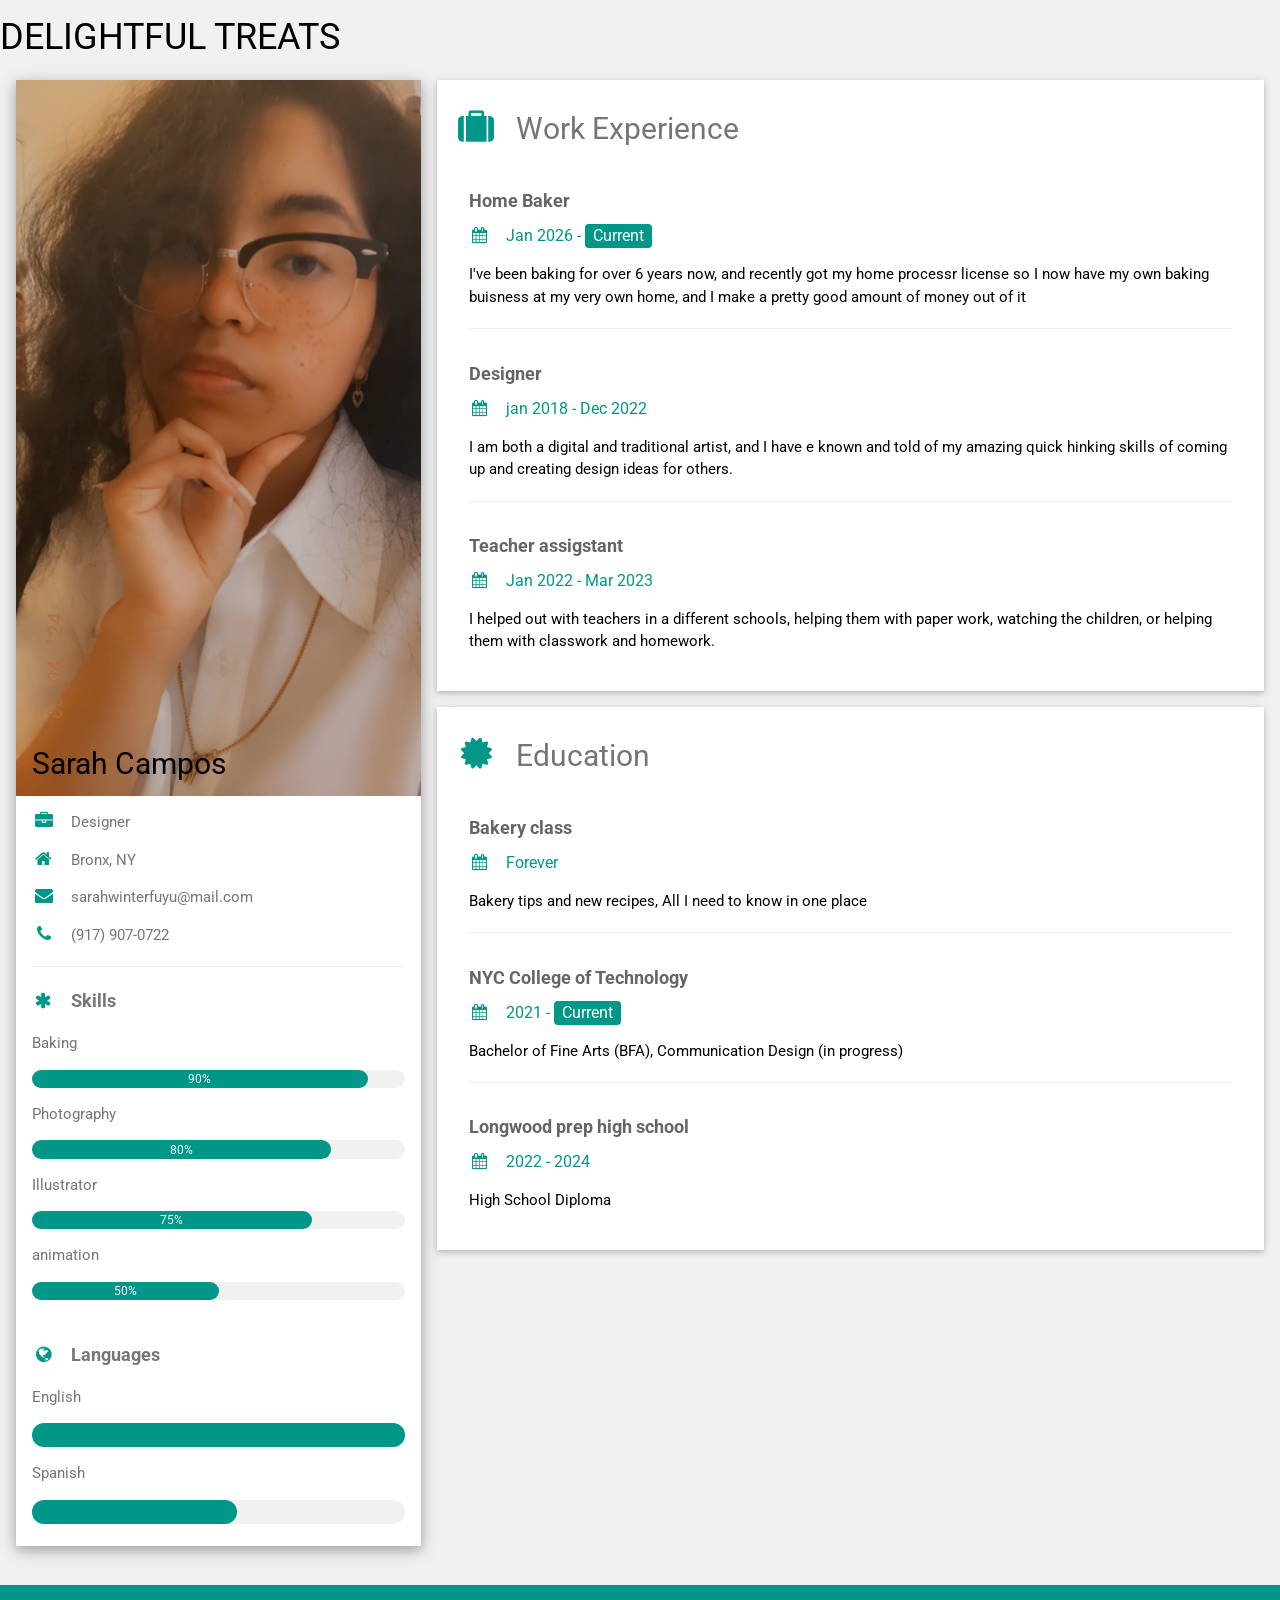
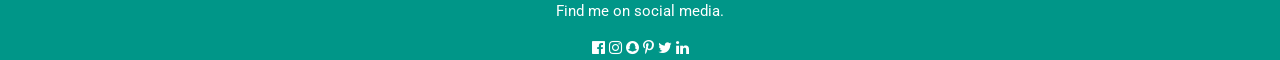
<file: contact.html>
<!DOCTYPE html>

<!-- THIS RESUME TEMPLATE USES W3.CSS. IT HAS A SIDEBAR ON THE LEFT. 
    IT ALSO USES FONT AWESOME ICONS.
    I MODIFIED A TEMPLATE FROM CODEPEN TO CUSTOMIZE THIS TEMPLATE FOR OUR CLASS. 
    I'VE ALSO ADDED SOME HELPFUL INSTRUCTIONS FOR YOU.
    READ EACH OF THE COMMENTS IN THE CODE FOR INSTRUCTIONS!
Source: https://codepen.io/nathan-sr/pen/WNgPLvr -->
<html lang="en">
    <head>
        <!-- Remember to replace this title with the name of your website! -->
        <title>Sarah Campos RESUME</title>

        <!-- Keep this stuff. It makes the site responsive and makes w3.css work. -->
        <meta charset="UTF-8">
        <meta name="viewport" content="width=device-width, initial-scale=1">
        <link rel="stylesheet" href="https://www.w3schools.com/w3css/4/w3.css">
       
        <!-- Keep this too. This template uses Font Awesome icons, and this makes them work.  -->
        <link rel="stylesheet" href="https://cdnjs.cloudflare.com/ajax/libs/font-awesome/4.7.0/css/font-awesome.min.css">

        <!-- The example uses the Roboto google font. If you are using a different font, swap out this link
        for the link to your fonts. -->
        <link rel='stylesheet' href='https://fonts.googleapis.com/css?family=Roboto'>
        
        
       
    


        <!-- YOU CAN DELETE THIS EMBEDDED CSS. USE YOUR OWN CSS FILE 
        WITH YOUR OWN FONT.  -->
       <style>  
        html,body,h1,h2,h3,h4,h5,h6 {font-family: "Roboto", sans-serif}
        </style>  <!-- DELETE ME!-->

    </head>


    <body class="w3-light-grey">

 <header>
            <h1>DELIGHTFUL TREATS</h1> 
           
        </header>

        <!-- Page Container -->
        <div class="w3-content w3-margin-top" style="max-width:1400px;">

        <!-- The Grid -->
            <div class="w3-row-padding">
            
                <!-- Left Column -->
                <div class="w3-third">
                
                    <div class="w3-white w3-text-grey w3-card-4">
                        <div class="w3-display-container">
                            <img src= "assets/IMG_4302.jpeg" style="width:100%" alt="Avatar">
                            <div class="w3-display-bottomleft w3-container w3-text-black">
                                <h2>Sarah Campos</h2>
                            </div>
                        </div>
                        <div class="w3-container">

                            <!--HOW TO USE FONT AWESOME ICONS
                                This template uses these font awesome icons. to use a font awesome icon, 
                                1. go to this site and find an icon you like: https://fontawesome.com/icons 
                                2. Grab the name of the icon. Let's say you choose "cube." Then, go down to one of the places below that has 
                                classes of "fa" and "fa-[something]." You are going to replace the word "something" with "cube."
                                3. That's it! the line of code should read something like: 
                                <p><i class="fa fa-cube fa-fw w3-margin-right w3-large w3-text-teal"></i>Designer</p>
                            -->

                            <p><i class="fa fa-briefcase fa-fw w3-margin-right w3-large w3-text-teal"></i>Designer</p>
                            <p><i class="fa fa-home fa-fw w3-margin-right w3-large w3-text-teal"></i>Bronx, NY</p>
                            <p><i class="fa fa-envelope fa-fw w3-margin-right w3-large w3-text-teal"></i>sarahwinterfuyu@mail.com</p>
                            <p><i class="fa fa-phone fa-fw w3-margin-right w3-large w3-text-teal"></i>(917) 907-0722</p>
                            <hr>

                            <p class="w3-large"><b><i class="fa fa-asterisk fa-fw w3-margin-right w3-text-teal"></i>Skills</b></p>
                            <p>Baking</p>
                            <div class="w3-light-grey w3-round-xlarge w3-small">
                                <div class="w3-container w3-center w3-round-xlarge w3-teal" style="width:90%">90%</div>
                            </div>
                            <p>Photography</p>
                            <div class="w3-light-grey w3-round-xlarge w3-small">
                                <div class="w3-container w3-center w3-round-xlarge w3-teal" style="width:80%">
                                    <div class="w3-center w3-text-white">80%</div>
                                </div>
                            </div>
                            <p>Illustrator</p>
                            <div class="w3-light-grey w3-round-xlarge w3-small">
                                <div class="w3-container w3-center w3-round-xlarge w3-teal" style="width:75%">75%</div>
                            </div>
                            <p>animation</p>
                            <div class="w3-light-grey w3-round-xlarge w3-small">
                                <div class="w3-container w3-center w3-round-xlarge w3-teal" style="width:50%">50%</div>
                            </div>
                            <br>

                            <p class="w3-large w3-text-theme"><b><i class="fa fa-globe fa-fw w3-margin-right w3-text-teal"></i>Languages</b></p>
                            <p>English</p>
                            <div class="w3-light-grey w3-round-xlarge">
                                <div class="w3-round-xlarge w3-teal" style="height:24px;width:100%"></div>
                            </div>
                            <p>Spanish</p>
                            <div class="w3-light-grey w3-round-xlarge">
                                <div class="w3-round-xlarge w3-teal" style="height:24px;width:55%"></div>
                        
                            </div>
                            <br>
                        </div>
                    </div>
                    <br>

                <!-- End Left Column -->
                </div>

                <!-- Right Column -->
                <div class="w3-twothird">
                
                <div class="w3-container w3-card w3-white w3-margin-bottom">
                    <h2 class="w3-text-grey w3-padding-16"><i class="fa fa-suitcase fa-fw w3-margin-right w3-xxlarge w3-text-teal"></i>Work Experience</h2>
                    <div class="w3-container">
                    <h5 class="w3-opacity"><b>Home Baker </b></h5>
                    <h6 class="w3-text-teal"><i class="fa fa-calendar fa-fw w3-margin-right"></i>Jan 2026 - <span class="w3-tag w3-teal w3-round">Current</span></h6>
                    <p>I've been baking for over 6 years now, and recently got my home processr license so I now have my own baking buisness at my very own home, and I make a pretty good amount of money out of it</p>
                    <hr>
                    </div>
                    <div class="w3-container">
                    <h5 class="w3-opacity"><b>Designer </b></h5>
                    <h6 class="w3-text-teal"><i class="fa fa-calendar fa-fw w3-margin-right"></i>jan 2018 - Dec 2022</h6>
                    <p>I am both a digital and traditional artist, and I have e known and told of my amazing quick hinking skills of coming up and creating design ideas for others.</p>
                    <hr>
                    </div>
                    <div class="w3-container">
                    <h5 class="w3-opacity"><b>Teacher assigstant</b></h5>
                    <h6 class="w3-text-teal"><i class="fa fa-calendar fa-fw w3-margin-right"></i>Jan 2022 - Mar 2023</h6>
                    <p>I helped out with teachers in a different schools, helping them with paper work, watching the children, or helping them with classwork and homework. </p><br>
                    </div>
                </div>

                <div class="w3-container w3-card w3-white">
                    <h2 class="w3-text-grey w3-padding-16"><i class="fa fa-certificate fa-fw w3-margin-right w3-xxlarge w3-text-teal"></i>Education</h2>
                    <div class="w3-container">
                    <h5 class="w3-opacity"><b>Bakery class</b></h5>
                    <h6 class="w3-text-teal"><i class="fa fa-calendar fa-fw w3-margin-right"></i>Forever</h6>
                    <p>Bakery tips and new recipes, All I need to know in one place</p>
                    <hr>
                    </div>
                    <div class="w3-container">
                    <h5 class="w3-opacity"><b>NYC College of Technology</b></h5>
                    <h6 class="w3-text-teal"><i class="fa fa-calendar fa-fw w3-margin-right"></i>2021 - <span class="w3-tag w3-teal w3-round">Current</span></h6>
                    <p>Bachelor of Fine Arts (BFA), Communication Design (in progress)</p>
                    <hr>
                    </div>
                    <div class="w3-container">
                    <h5 class="w3-opacity"><b>Longwood prep high school</b></h5>
                    <h6 class="w3-text-teal"><i class="fa fa-calendar fa-fw w3-margin-right"></i>2022 - 2024</h6>
                    <p>High School Diploma</p><br>
                    </div>
                </div>

                <!-- End Right Column -->
                </div>
                
            <!-- End Grid -->
            </div>
        
        <!-- End Page Container -->
        </div>

        <footer class="w3-container w3-teal w3-center w3-margin-top">
            <p>Find me on social media.</p>
            <i class="fa fa-facebook-official w3-hover-opacity"></i>
            <i class="fa fa-instagram w3-hover-opacity"></i>
            <i class="fa fa-snapchat w3-hover-opacity"></i>
            <i class="fa fa-pinterest-p w3-hover-opacity"></i>
            <i class="fa fa-twitter w3-hover-opacity"></i>
            <i class="fa fa-linkedin w3-hover-opacity"></i>
        </footer>

    </body>

</html>
</file>
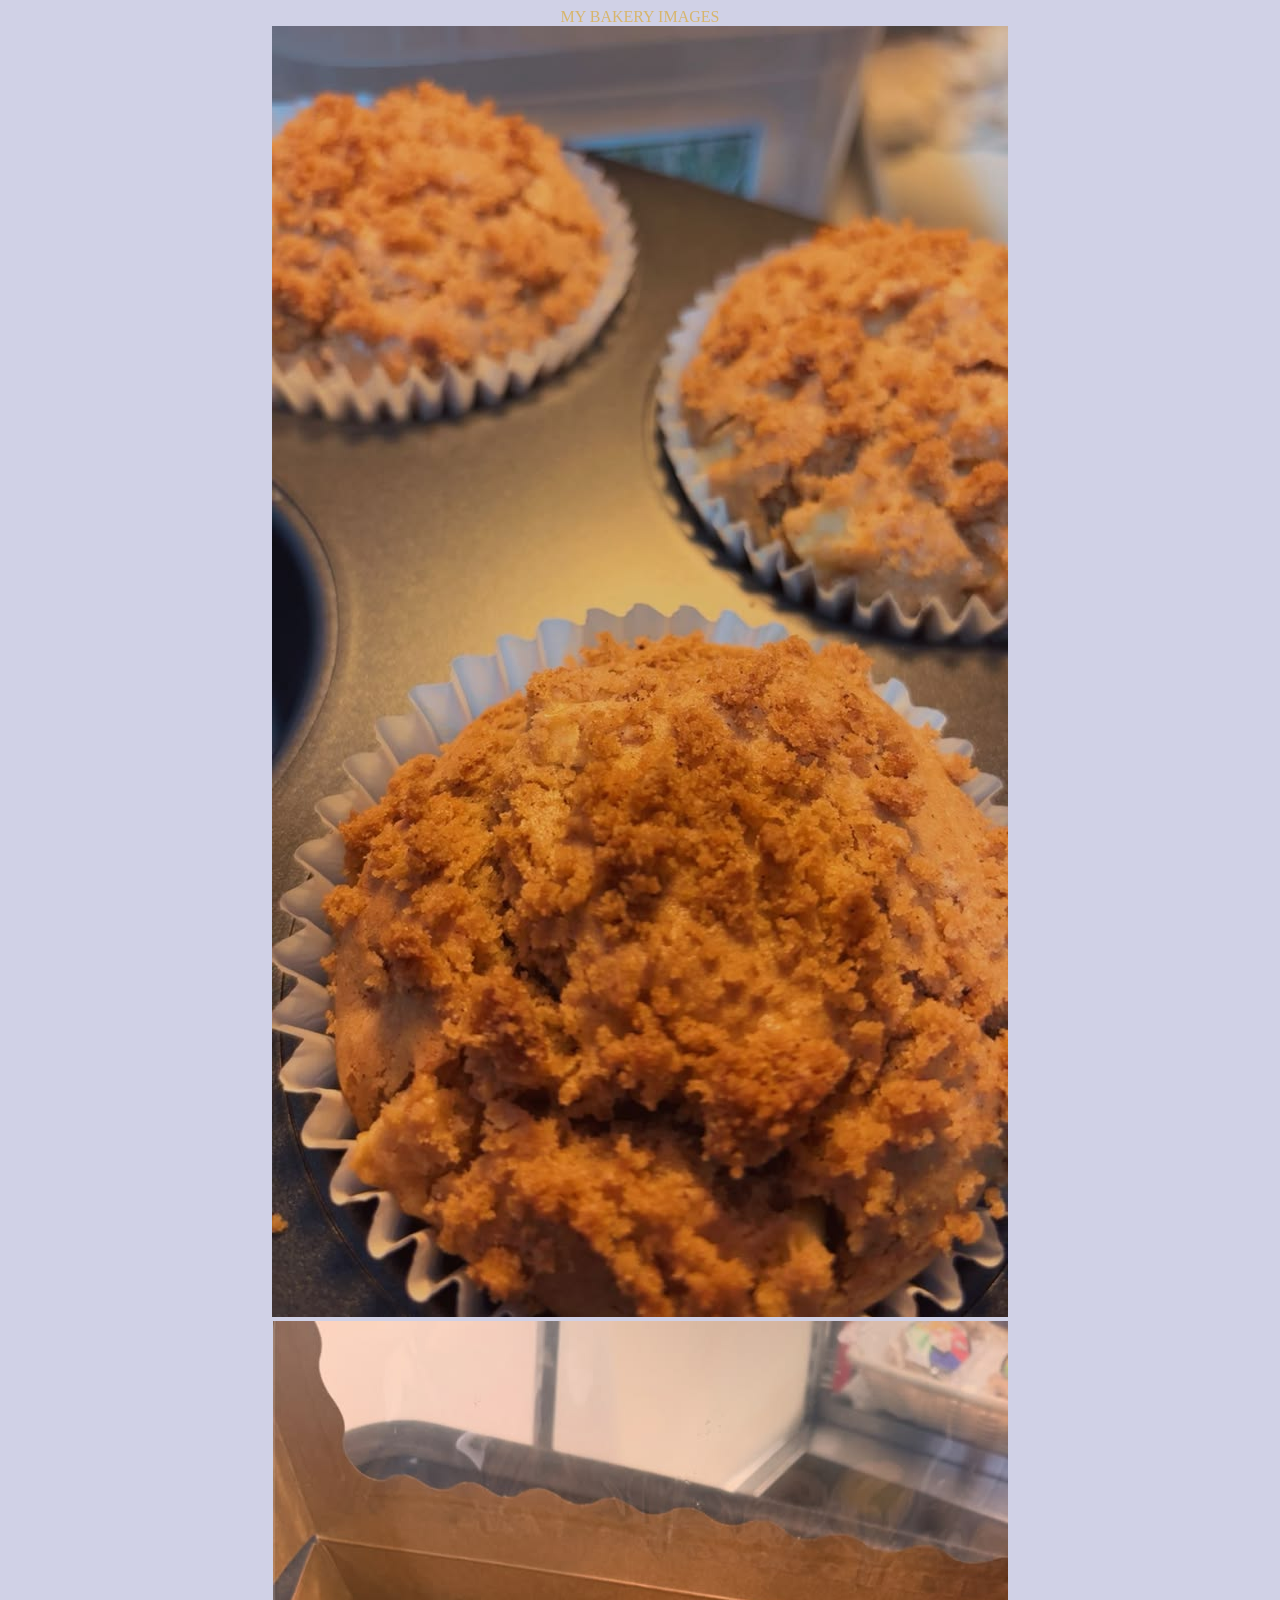
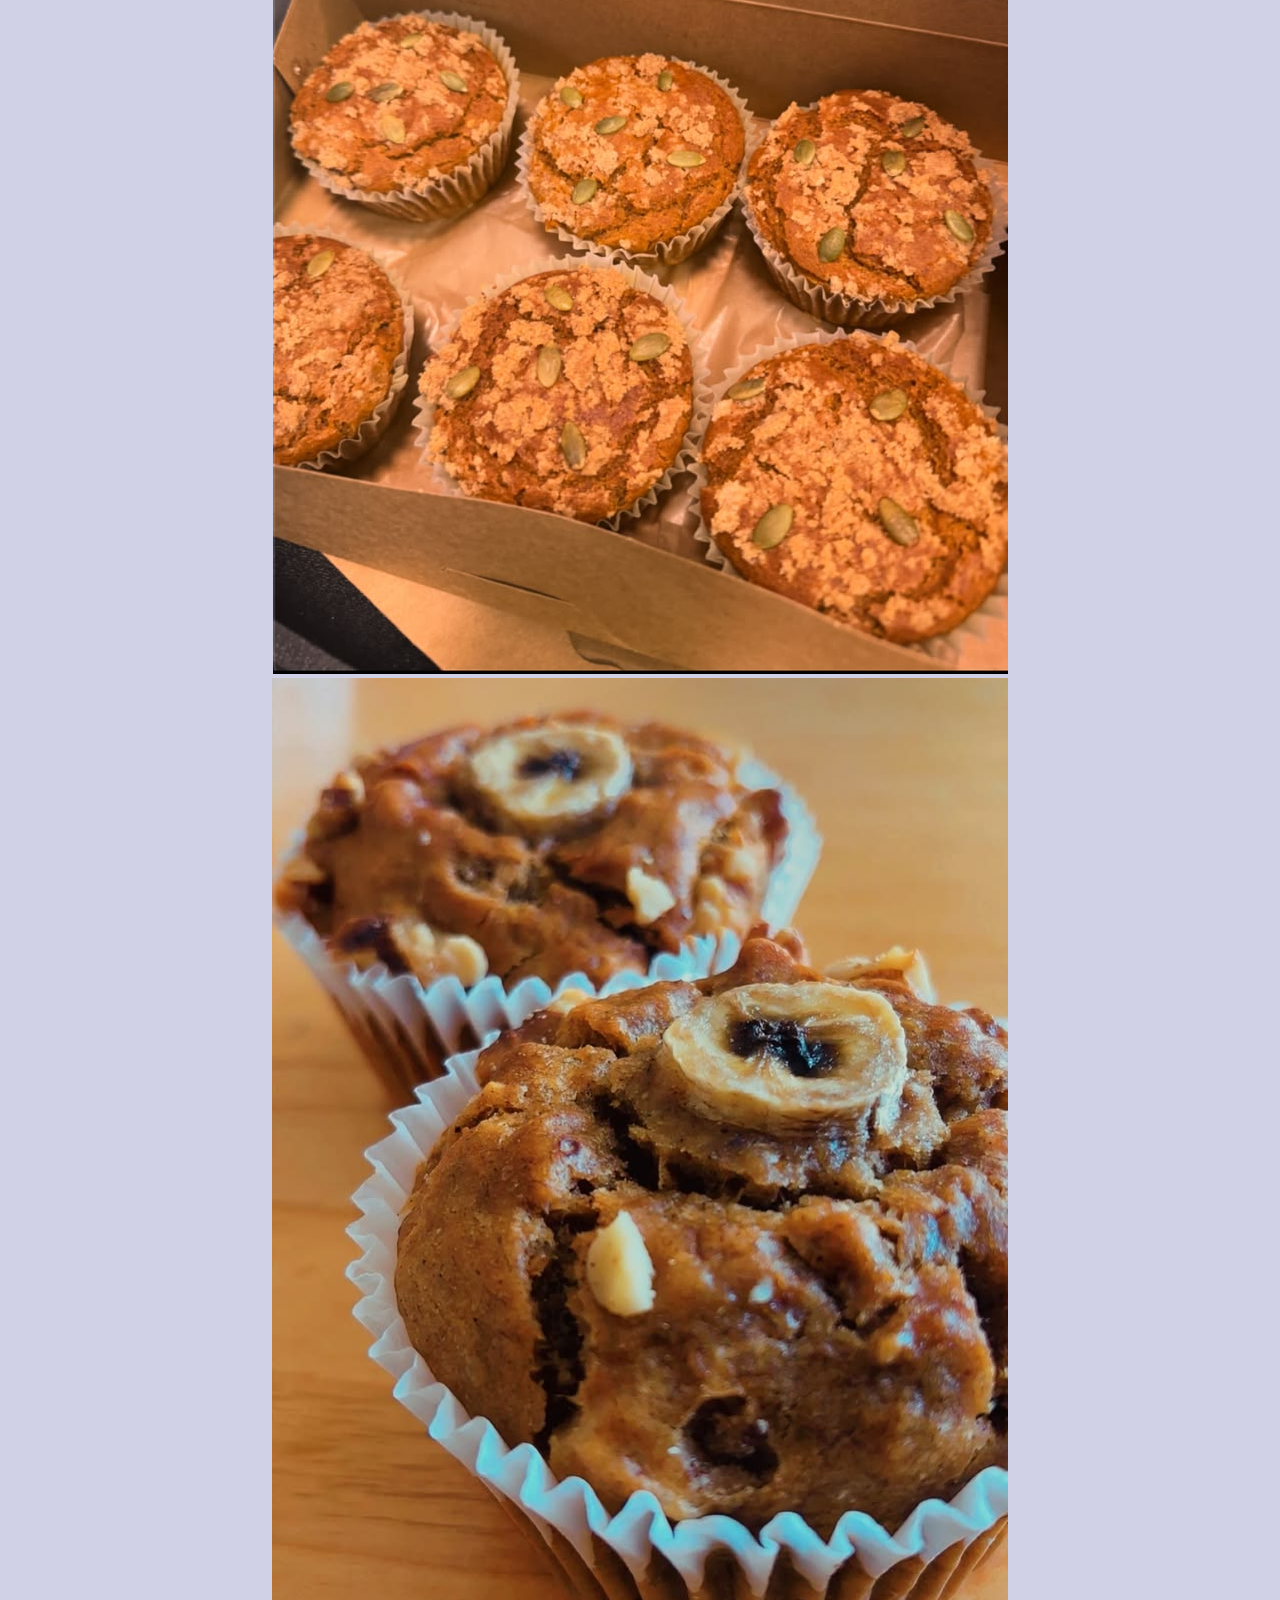
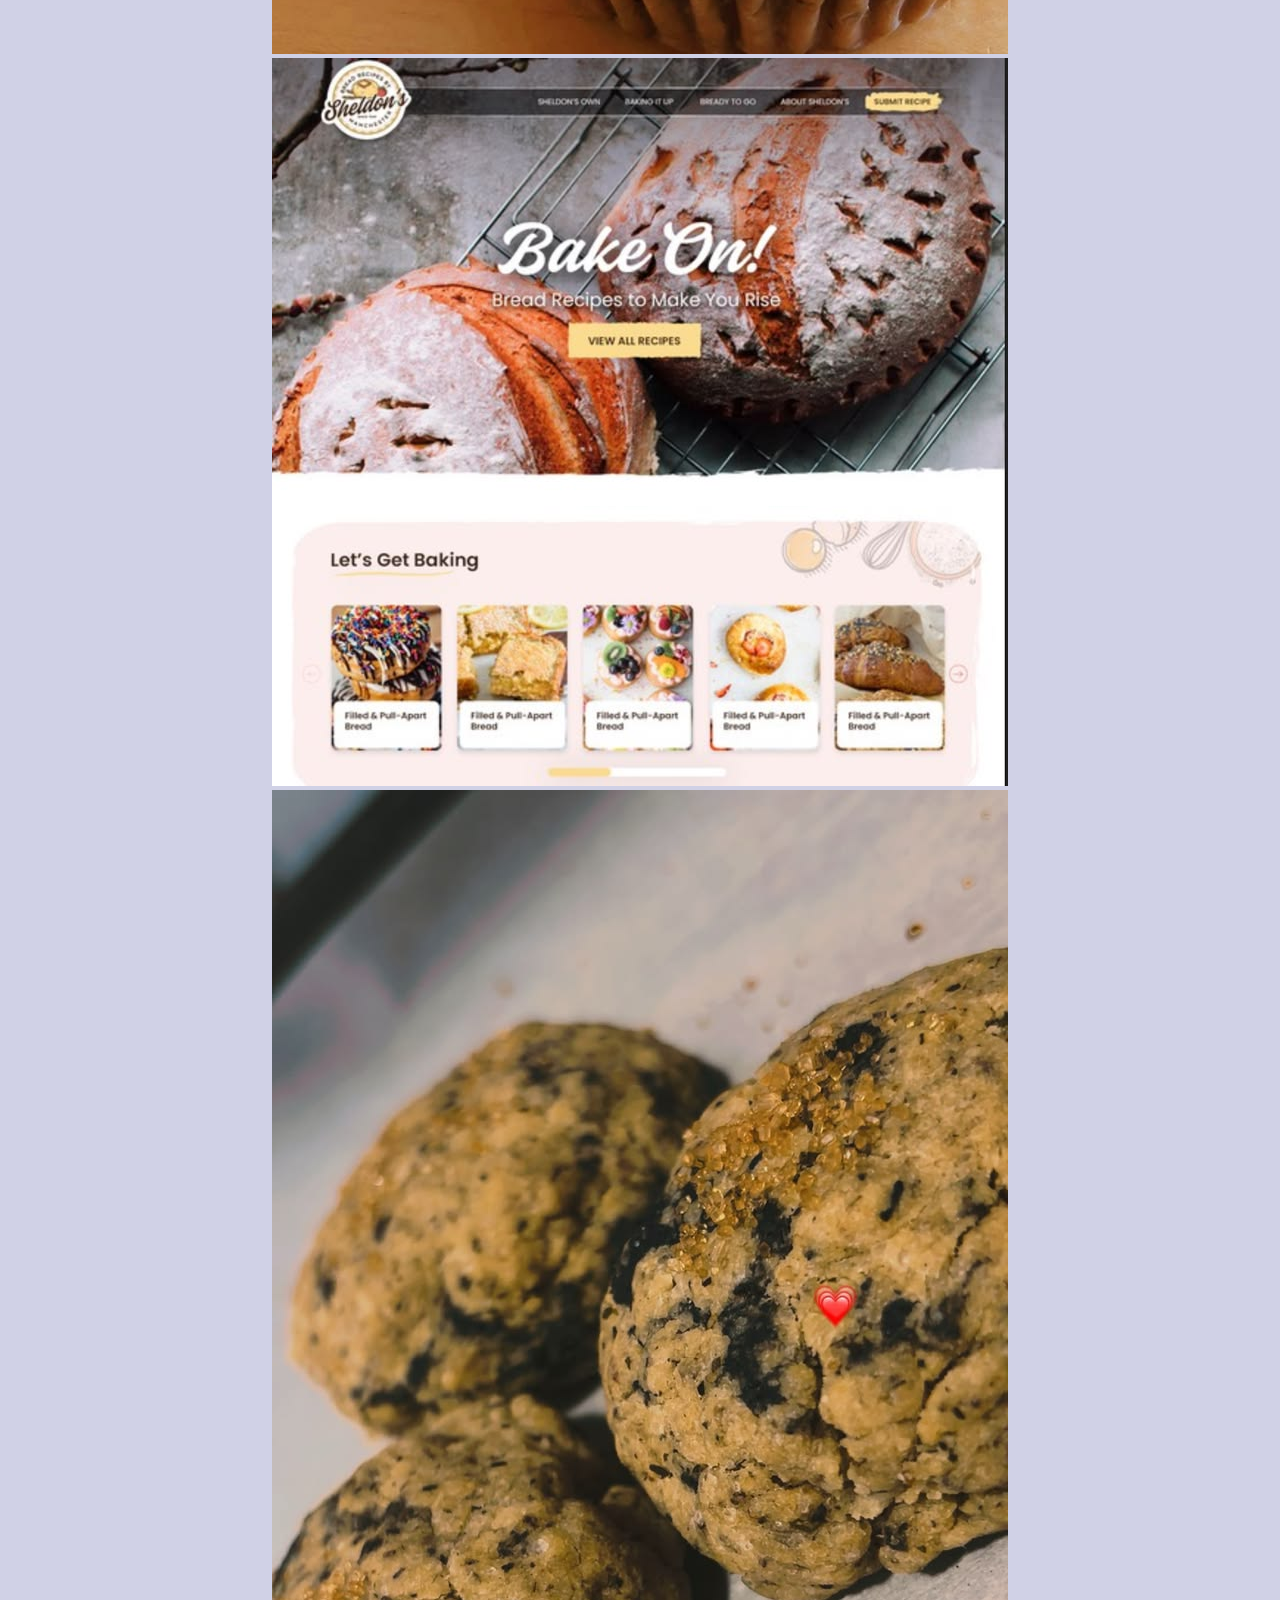
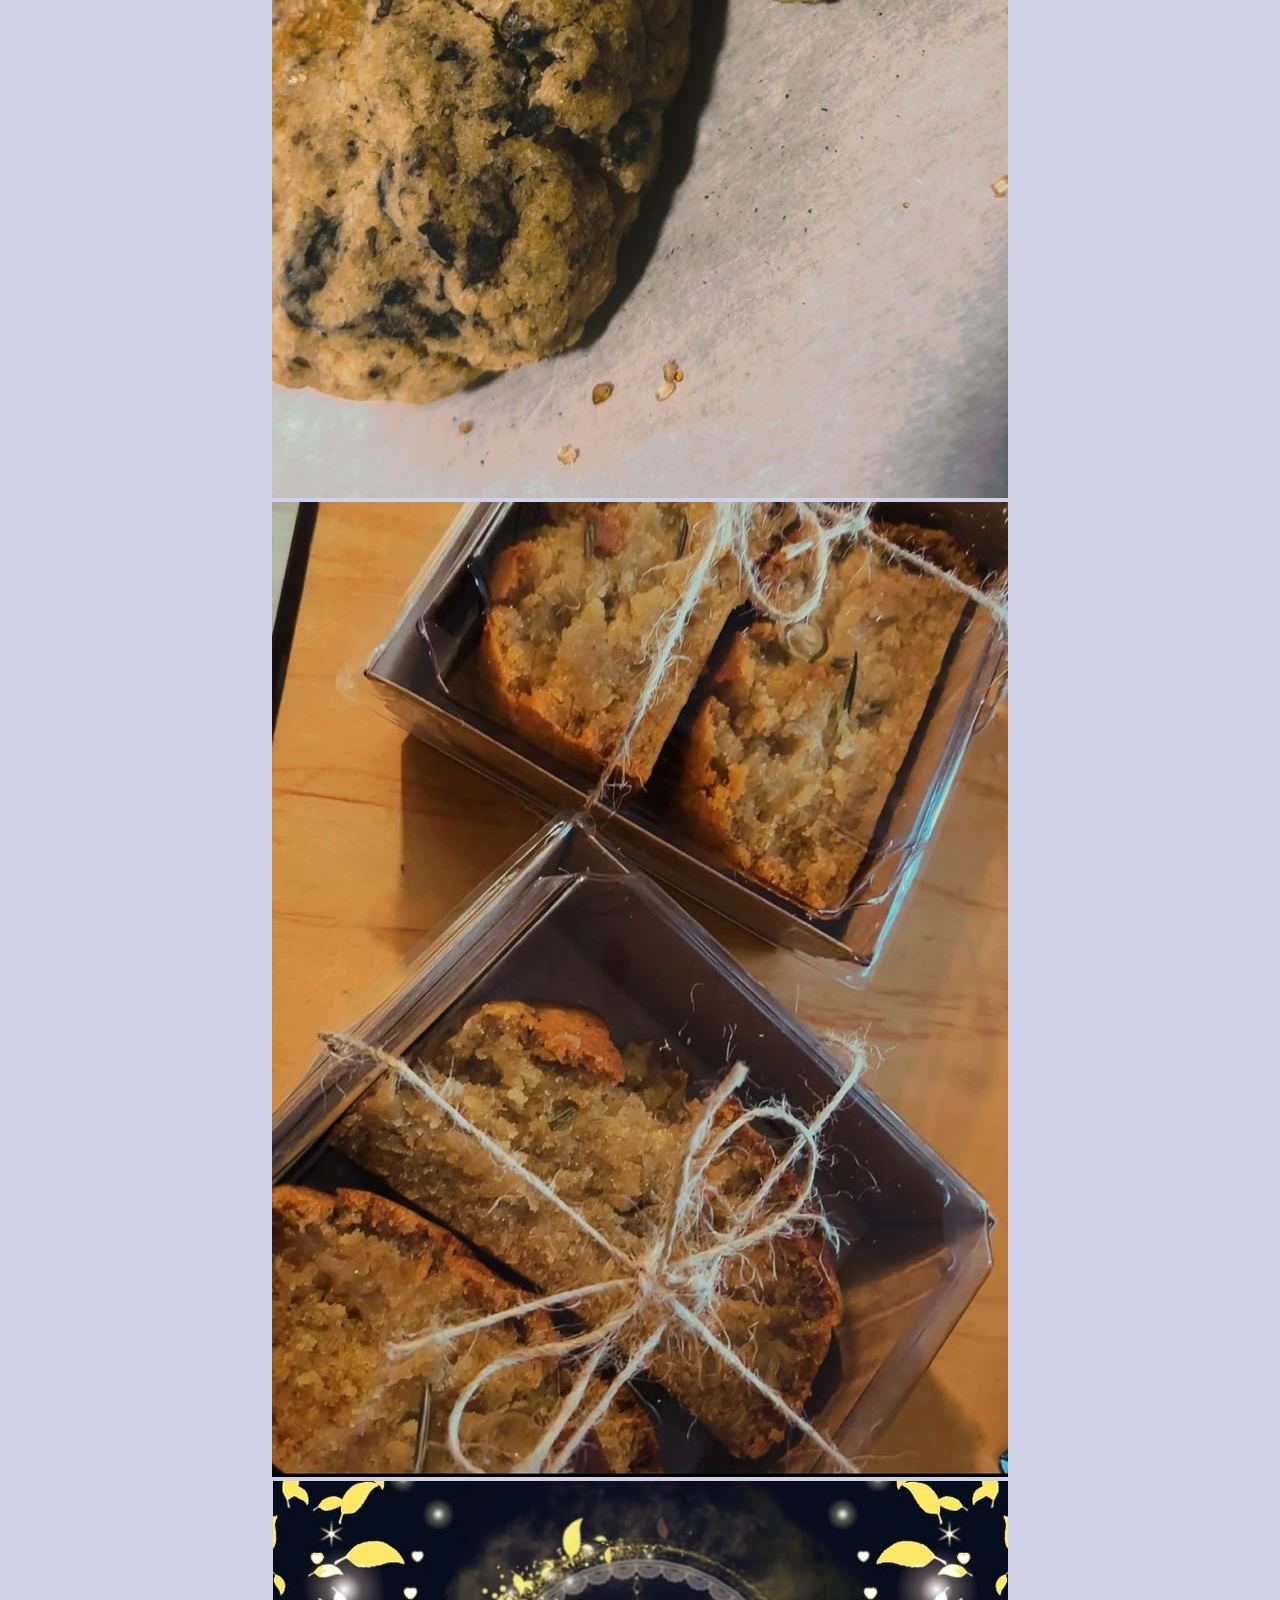
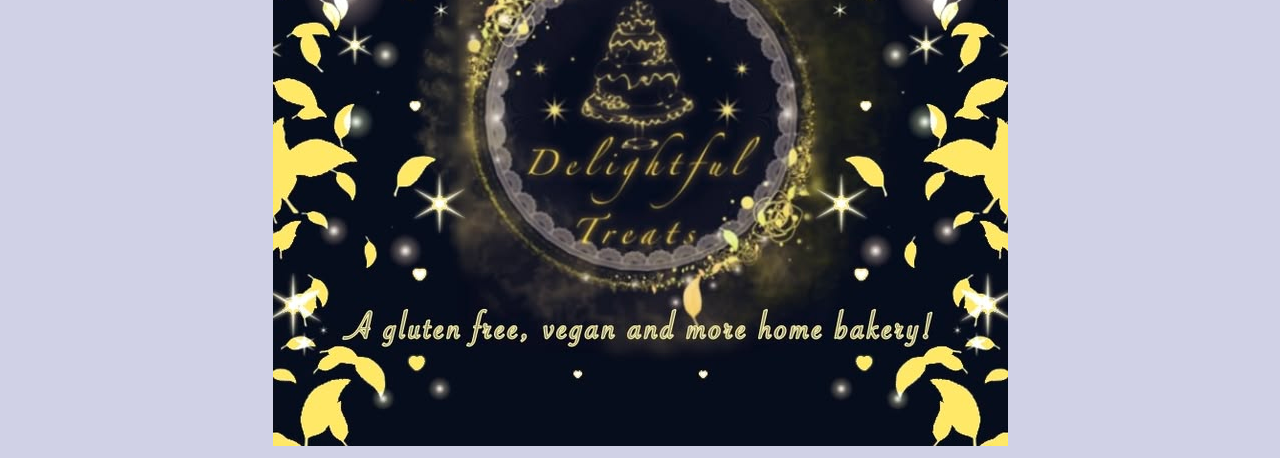
<file: images.html>
<!DOCTYPE html>
<html land="en"></html>
<head>
    <meta charset="UTF-8" />
    <meta name="viewport"
    content="width=device-width,initial-scale=1.0" />
</head style="font-family:courier;" >
<style>
body {
    background-color: #D0D1E6;
    font-family: cursive;
    color: #D7B56B;
    text-align: center;
}

h2 {
    font-size: 32px;
    font-style: italic;
}

p {
    font-style: italic;
    font-size: 20px;
}
</style>
    <title>Document</title>MY BAKERY IMAGES<title></title><head><body>
        <br>
        <img src="assets/apples.jpeg">
        <img src="assets/muffins.jpeg">
        <img src="assets/banana.jpeg">
        <img src="assets/bread.jpeg">
        <img src="assets/cookies.jpeg">
        <img src="assets/cornbread.jpeg">
        <img src="assets/gfvg.jpeg">
        

    </body></head></title></title>
</head>
</file>
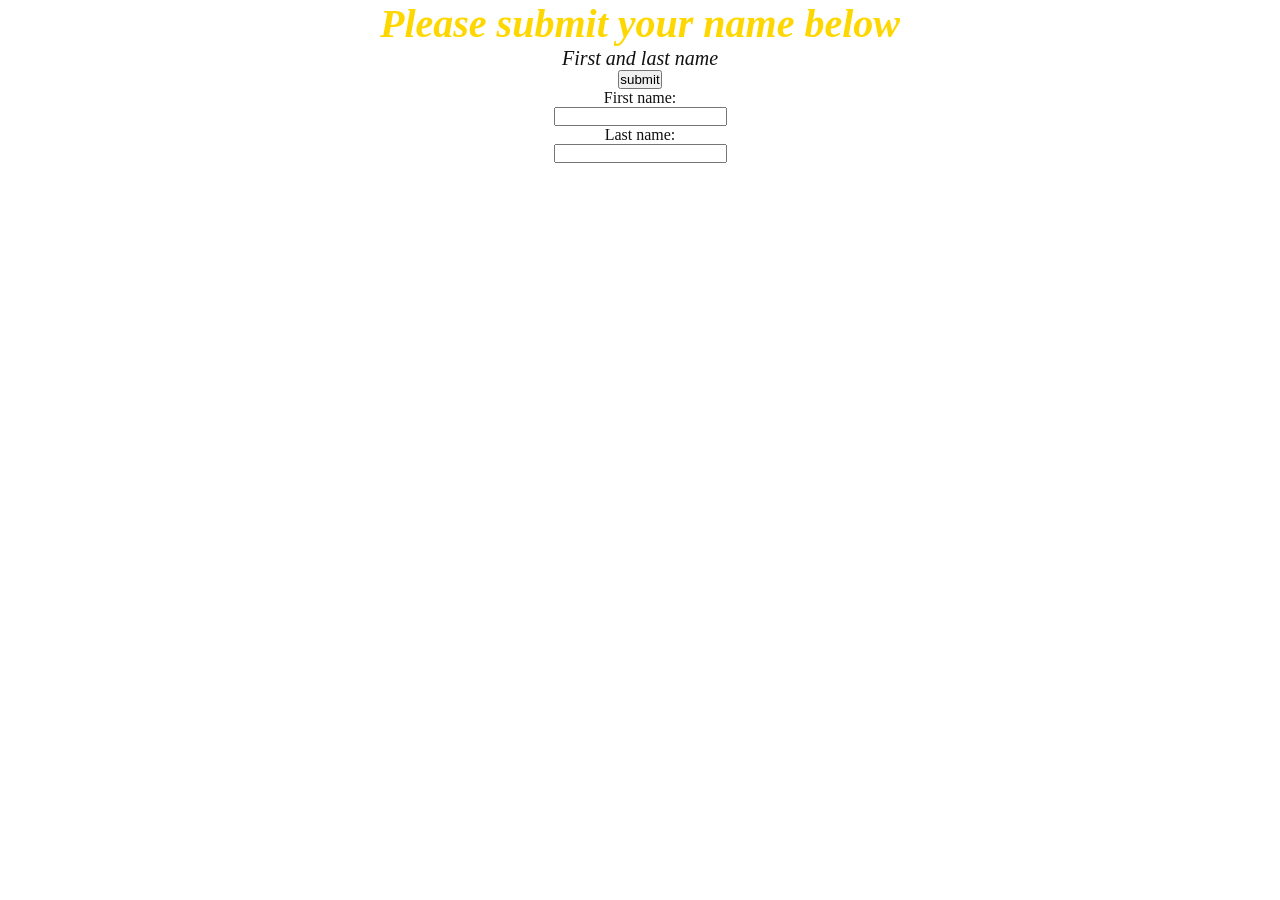
<file: index_form_javascript.html>
<!DOCTYPE html>
<html>
<body>

<h2>Please submit your name below</h2>

<p id="demo">First and last name</p>

<button type="button" onclick="document.getElementById('demo').innerHTML = 'THANK YOU!';">
  submit
</button>

<form action="/action_page.php">
  <label for="fname">First name:</label><br>
  <input type="text" id="fname" name="fname"><br>

  <label for="lname">Last name:</label><br>
  <input type="text" id="lname" name="lname"><br><br>

  
</form>

<style>
body {
    background-color: #D0D1E6;
    font-family: cursive;
    color: #D7B56B;
    text-align: center;
}

h2 {
    font-size: 32px;
    font-style: italic;
}

p {
    font-style: italic;
    font-size: 20px;
}
</style>
    <link rel="stylesheet" href="css/style.css">
  
</body>
</html>
</file>
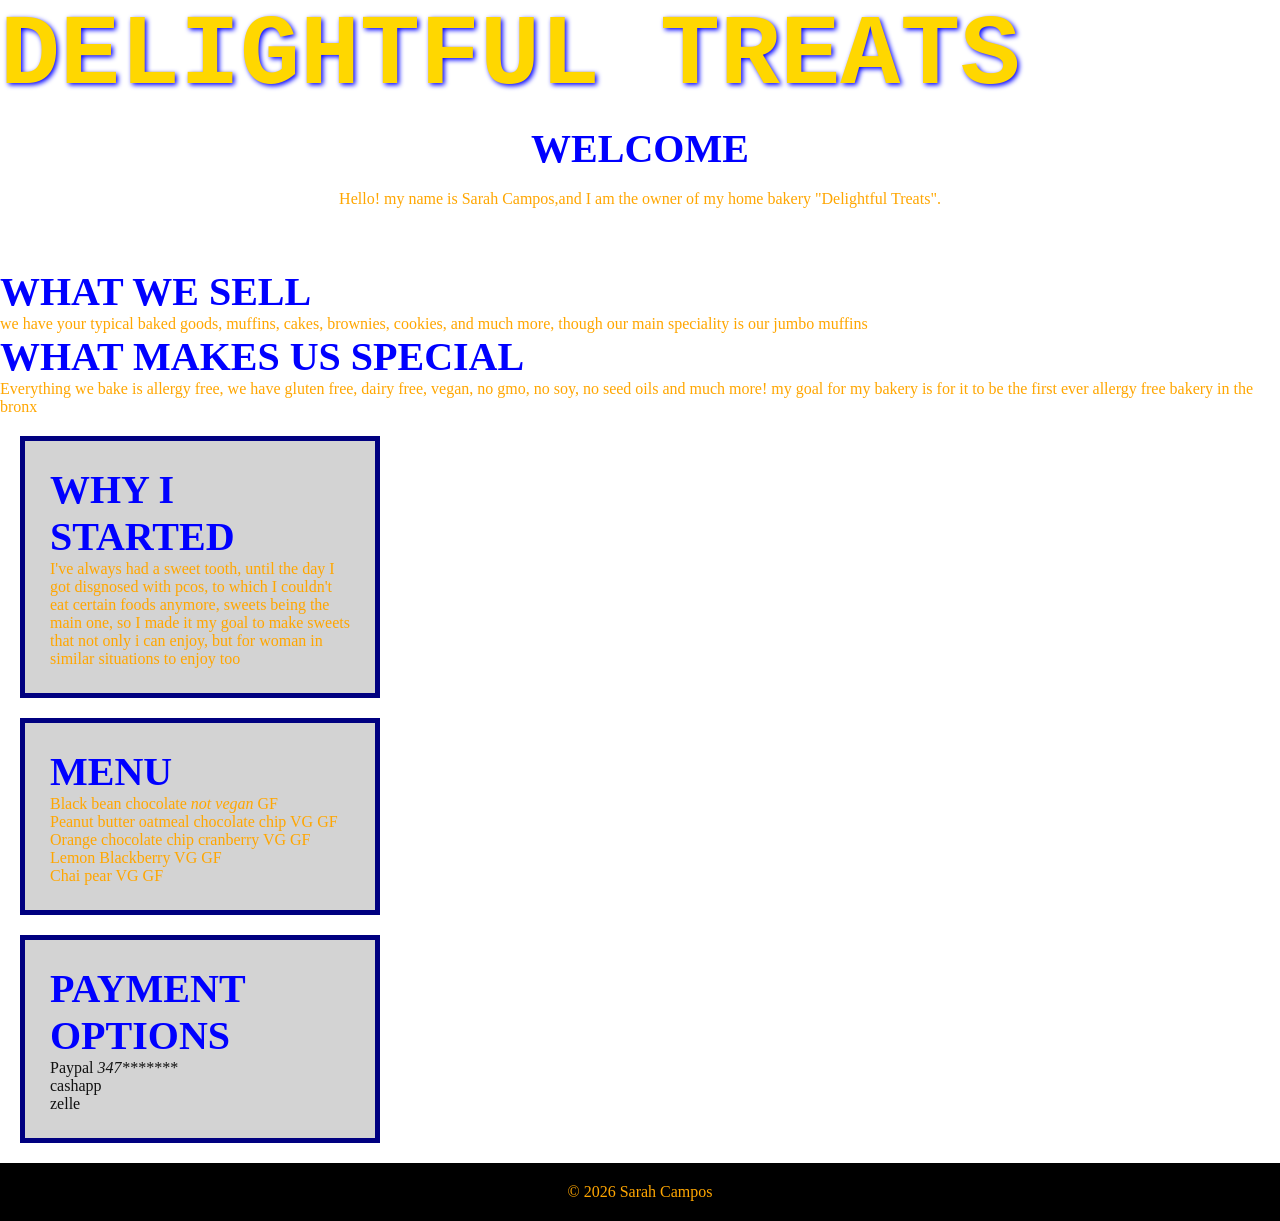
<file: service.html>
<!DOCTYPE html>
<html lang="en">
    <head>
    
        <meta charset="UTF-8">
        <title>Sarah's Bakery</title>
        <meta name="viewport" content="width=device-width,initial-scale=1">
        <link rel="stylesheet" href="css/style.css">
        
    </head>
    <body>

        <style>
            
            
            div {
  background-color: lightgray;
  width: 300px;
  padding: 25px;
  border: 5px solid navy;
  margin: 20px;
}
h1 {
  position: fixed;
  top: 0;
  width: 100%;
  background: white;
  z-index: 100;
}
            h1 {
  font-size: 100px;
}  h1{
  font-family: "Lucida Console", "Courier New", monospace;
}
            h1 {
  text-shadow: 2px 2px 5px blue;
}
REMOVE
h1 {
  color: rgb(0, 0, 255);
}

h2 {
  color: rgb(0, 0, 255);
}

p {
  color: hsl(39, 100%, 50%);
}

</style>
        <header>
            <h1>DELIGHTFUL TREATS</h1>
        </header>
        
        <!-- <section>
            <h2></h2>
            <p></p>
        </section>
  -->

        <br>
        <section class="colorbox">
            <h2><br>WELCOME</h2>
            <p><br>Hello! my name is Sarah Campos,and I am the owner of my home bakery "Delightful Treats". 
            </p>
        </section>
        <article id="myarticle" class="colorbox boxy">
            <h2>WHAT WE SELL</h2>
            <p>we have your typical baked goods, muffins, cakes, brownies, cookies, and much more, though our main speciality is our jumbo muffins
            </p>
        </article>
        <aside class="colorbox boxy square">
            <h2>WHAT MAKES US SPECIAL</h2>
            <p>Everything we bake is allergy free, we have gluten free, dairy free, vegan, no gmo, no soy, no seed oils and much more! my goal for my bakery is for it to be the first ever allergy free bakery in the bronx
            </p>
        </aside>
        <div class="colorbox square">
            <h2>WHY I STARTED</h2>
            <p>I've always had a sweet tooth, until the day I got disgnosed with pcos, to which I couldn't eat certain foods anymore, sweets being the main one, so I made it my goal to make sweets that not only i can enjoy, but for woman in similar situations to enjoy too
            </p>
        </div>
        <div class="paragraph_box"> 
            <!--This box is full of block elements.-->
            <h2>MENU</h2>
            <p class="para">Black bean chocolate <i>not vegan</i> GF</p>
            <p class="para">Peanut butter oatmeal chocolate chip VG GF</p>
            <p class="para">Orange chocolate chip cranberry VG GF</p>
            <p class="para">Lemon Blackberry VG GF</p>
            <p class="para">Chai pear VG GF</p>
        </div>
        <div class="span_box">
            <!--This box is full of inline elements.-->
            <h2>PAYMENT OPTIONS</h2>
            <span class="spanexample">Paypal <i>347*******</i><br></span>
            <span class="spanexample">cashapp</span><br>
            <span class="spanexample">zelle</span>
     
        </div>

        <footer>
            <p>&copy; 2026 Sarah Campos</p>
        </footer> 
    </body>
</html>
</file>
<file: css/style.css>
*{
  padding: 0;
  margin: 0;
}

header{
  background-color: #262626;
}

li{
  list-style: none;
}

a{
  color: white;
  text-decoration: none;
}

.container{
  max-width: 1224px;
  width: 92%;
  margin: 0 auto;
}

.navbar{
  min-height: 70px;
  display: flex;
  justify-content: space-between;
  align-items: center;
}

.nav-branding{
  font-size: 2rem;
}

.nav-menu{
  display: flex;
  justify-content: space-between;
  align-items: center;
  gap: 60px;
}

.nav-link{
  transition: 0.3s ease-out;
}

.nav-link:hover{
  color: dodgerblue;
}

.hamburger{
  display: none;
  cursor: pointer;
}

.bar{
  display: block;
  width: 25px;
  height: 3px;
  margin: 5px auto;
  -webkit-transition: all 0.3s ease;
  transition: all 0.3s ease;
  background-color: white;
}

@media(max-width:1024px){
  .hamburger{
    display: block;
  }

  .hamburger.active .bar:nth-child(2){
    opacity: 0;
  }
  .hamburger.active .bar:nth-child(1){
    transform: translateY(8px) rotate(45deg);
  }
  .hamburger.active .bar:nth-child(3){
    transform: translateY(-8px) rotate(-45deg);
  }

  .nav-menu{
    position: fixed;
    left: -100%;
    top: 70px;
    gap: 0;
    flex-direction: column;
    background-color: #262626;
    width: 100%;
    text-align: center;
    transition: 0.3s;
  }

  .nav-item{
    margin: 16px 0;
  }

  .nav-menu.active{
    left: 0;
  }
}

 body {
                margin: 0;
                font-family: 'Playfair Display', serif;
                background-color: #ffffff;
                color: #111;
                scroll-behavior: smooth;
            }

            nav {
                background: black;
                padding: 20px;
                text-align: center;
            }

            nav a {
                color: gold;
                margin: 0 20px;
                text-decoration: none;
                font-weight: bold;
                font-size: 18px;
            }

            nav a:hover {
                color: white;
            }

            h1, h2, h3 {
                font-family: 'Great Vibes', cursive;
                color: gold;
            }

            h1 {
                font-size: 50px;
            }

            h2 {
                font-size: 40px;
            }

            h3 {
                font-size: 30px;
            }

            section {
                padding: 60px 20px;
                text-align: center;
            }

        
            .menu-category {
                margin: 40px 0;
                border-top: 1px solid gold;
                padding-top: 20px;
            }

            .menu-item {
                margin: 15px 0;
            }

            .menu-item strong {
                color: black;
            }

        
            img {
                width: 220px;
                height: 150px;
                background: #eee;
                display: block;
                margin: 15px auto;
                border: 2px solid gold;
            }
    image
        
            #contact {
                background: black;
                color: white;
            }

            #contact h2 {
                color: gold;
            }

        
            footer {
                background: black;
                color: gold;
                text-align: center;
                padding: 20px;
            }

             <script src="myScript.js" href="js/script.js"></script>
</file>
